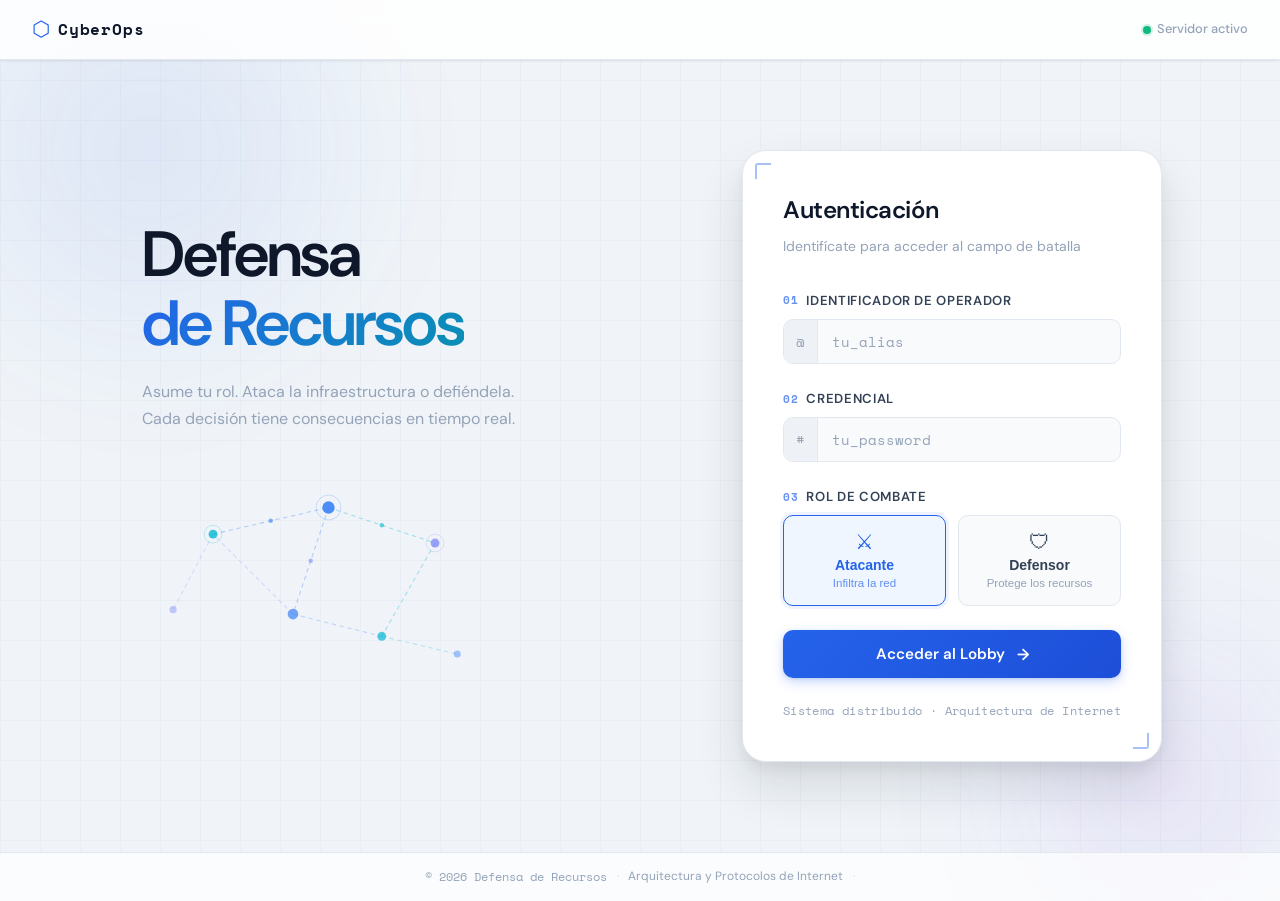
<file: cliente_web_y_juego/servidor_http/static/index.html>
<!DOCTYPE html>
<html lang="es">
<head>
    <meta charset="UTF-8">
    <meta name="viewport" content="width=device-width, initial-scale=1.0">
    <title>CyberOps</title>
    <link rel="preconnect" href="https://fonts.googleapis.com">
    <link rel="preconnect" href="https://fonts.gstatic.com" crossorigin>
    <link href="https://fonts.googleapis.com/css2?family=Space+Mono:wght@400;700&family=DM+Sans:opsz,wght@9..40,300;9..40,400;9..40,500;9..40,600&display=swap" rel="stylesheet">
    <link rel="stylesheet" href="style.css">
</head>
<body>

    <div class="bg-grid" aria-hidden="true"></div>
    <div class="bg-glow bg-glow--1" aria-hidden="true"></div>
    <div class="bg-glow bg-glow--2" aria-hidden="true"></div>

    <!-- NAVBAR -->
    <nav class="navbar">
        <div class="navbar__logo">
            <span class="logo-mark">⬡</span>
            <span class="logo-text">CyberOps</span>
        </div>

        <div class="navbar__status">
            <span class="status-dot status-dot--online"></span>
            <span class="status-label">Servidor activo</span>
        </div>
    </nav>

    <!-- MAIN LAYOUT -->
    <main class="main-layout">

        <!-- LEFT: Branding + stats -->
        <section class="hero-panel">
            <div class="hero-content">
                <h1 class="hero-title">
                    Defensa<br>
                    <em>de Recursos</em>
                </h1>
                <p class="hero-subtitle">
                    Asume tu rol. Ataca la infraestructura o defiéndela.<br>
                    Cada decisión tiene consecuencias en tiempo real.
                </p>

                <!-- Network art -->
                <div class="network-art" aria-hidden="true">
                    <svg viewBox="0 0 420 240" fill="none" xmlns="http://www.w3.org/2000/svg">
                        <line x1="80" y1="70" x2="210" y2="40" stroke="#3B82F6" stroke-width="1.2" stroke-dasharray="5 4" opacity="0.35"/>
                        <line x1="210" y1="40" x2="330" y2="80" stroke="#06B6D4" stroke-width="1.2" stroke-dasharray="5 4" opacity="0.35"/>
                        <line x1="210" y1="40" x2="170" y2="160" stroke="#3B82F6" stroke-width="1.2" stroke-dasharray="5 4" opacity="0.35"/>
                        <line x1="170" y1="160" x2="80" y2="70" stroke="#818CF8" stroke-width="1.2" stroke-dasharray="5 4" opacity="0.28"/>
                        <line x1="330" y1="80" x2="270" y2="185" stroke="#06B6D4" stroke-width="1.2" stroke-dasharray="5 4" opacity="0.35"/>
                        <line x1="170" y1="160" x2="270" y2="185" stroke="#3B82F6" stroke-width="1.2" stroke-dasharray="5 4" opacity="0.28"/>
                        <line x1="80" y1="70" x2="35" y2="155" stroke="#818CF8" stroke-width="1.2" stroke-dasharray="5 4" opacity="0.25"/>
                        <line x1="270" y1="185" x2="355" y2="205" stroke="#06B6D4" stroke-width="1.2" stroke-dasharray="5 4" opacity="0.25"/>
                        <!-- Nodes -->
                        <circle cx="210" cy="40" r="7" fill="#3B82F6" opacity="0.9"/>
                        <circle cx="210" cy="40" r="14" stroke="#3B82F6" stroke-width="1" opacity="0.25" class="pulse-ring"/>
                        <circle cx="80" cy="70" r="5" fill="#06B6D4" opacity="0.8"/>
                        <circle cx="80" cy="70" r="10" stroke="#06B6D4" stroke-width="1" opacity="0.25"/>
                        <circle cx="330" cy="80" r="5" fill="#818CF8" opacity="0.8"/>
                        <circle cx="330" cy="80" r="10" stroke="#818CF8" stroke-width="1" opacity="0.25"/>
                        <circle cx="170" cy="160" r="6" fill="#3B82F6" opacity="0.7"/>
                        <circle cx="270" cy="185" r="5" fill="#06B6D4" opacity="0.7"/>
                        <circle cx="35" cy="155" r="4" fill="#818CF8" opacity="0.45"/>
                        <circle cx="355" cy="205" r="4" fill="#3B82F6" opacity="0.45"/>
                        <!-- Data flow dots -->
                        <circle cx="145" cy="55" r="2.5" fill="#3B82F6" opacity="0.6" class="flow-dot flow-dot--1"/>
                        <circle cx="270" cy="60" r="2.5" fill="#06B6D4" opacity="0.6" class="flow-dot flow-dot--2"/>
                        <circle cx="190" cy="100" r="2.5" fill="#818CF8" opacity="0.6" class="flow-dot flow-dot--3"/>
                    </svg>
                </div>
            </div>
        </section>

        <!-- RIGHT: Login card -->
        <section class="login-panel">
            <div class="login-card">
                <div class="login-card__header">
                    <h2 class="login-title">Autenticación</h2>
                    <p class="login-subtitle">Identifícate para acceder al campo de batalla</p>
                </div>

                <form id="loginForm" action="/login" method="POST" class="login-form">

                    <div class="form-group">
                        <label for="username" class="form-label">
                            <span class="label-num mono">01</span>
                            Identificador de Operador
                        </label>
                        <div class="input-wrapper">
                            <span class="input-prefix">@</span>
                            <input
                                type="text"
                                id="username"
                                name="username"
                                placeholder="tu_alias"
                                required
                                autocomplete="off"
                                class="form-input"
                            >
                        </div>
                    </div>

                    <div class="form-group">
                        <label for="password" class="form-label">
                            <span class="label-num mono">02</span>
                            Credencial
                        </label>
                        <div class="input-wrapper">
                            <span class="input-prefix">#</span>
                            <input
                                type="password"
                                id="password"
                                name="password"
                                placeholder="tu_password"
                                required
                                autocomplete="off"
                                class="form-input"
                            >
                        </div>
                    </div>

                    <div class="form-group">
                        <label class="form-label">
                            <span class="label-num mono">03</span>
                            Rol de Combate
                        </label>
                        <input type="hidden" id="role" name="role" value="atacante">
                        <div class="role-selector" role="group">
                            <button type="button" class="role-btn role-btn--active" data-role="atacante" onclick="selectRole(this)">
                                <span class="role-icon">⚔</span>
                                <span class="role-name">Atacante</span>
                                <span class="role-desc">Infiltra la red</span>
                            </button>
                            <button type="button" class="role-btn" data-role="defensor" onclick="selectRole(this)">
                                <span class="role-icon">🛡</span>
                                <span class="role-name">Defensor</span>
                                <span class="role-desc">Protege los recursos</span>
                            </button>
                        </div>
                    </div>

                    <div id="loginError" style="display:none;color:#B91C1C;background:#FEF2F2;border:1px solid #FECACA;border-radius:10px;padding:0.55rem 0.75rem;font-size:0.82rem;"></div>

                    <button type="button" class="btn-primary" id="loginBtn" onclick="handleLogin()">
                        <span class="btn-text">Acceder al Lobby</span>
                        <span class="btn-arrow">→</span>
                    </button>

                    <p class="login-note mono">
                        Sistema distribuido · Arquitectura de Internet
                    </p>
                </form>

                <div class="card-corner card-corner--tl" aria-hidden="true"></div>
                <div class="card-corner card-corner--br" aria-hidden="true"></div>
            </div>
        </section>

    </main>

    <!-- FOOTER -->
    <footer class="footer">
        <span class="mono footer-copy">© 2026 Defensa de Recursos</span>
        <span class="footer-sep">·</span>
        <span>Arquitectura y Protocolos de Internet</span>
        <span class="footer-sep">·</span>
    </footer>

    <script>
        function selectRole(btn) {
            document.querySelectorAll('.role-btn').forEach(b => b.classList.remove('role-btn--active'));
            btn.classList.add('role-btn--active');
            document.getElementById('role').value = btn.dataset.role;
        }

        function showLoginError(message) {
            const el = document.getElementById('loginError');
            el.textContent = message;
            el.style.display = 'block';
        }

        function clearLoginError() {
            const el = document.getElementById('loginError');
            el.textContent = '';
            el.style.display = 'none';
        }

        function setLoading(loading) {
            const username = document.getElementById('username').value.trim();
            const password = document.getElementById('password').value.trim();
            const btn = document.getElementById('loginBtn');
            if (loading) {
                btn.classList.add('btn--loading');
                btn.querySelector('.btn-text').textContent = 'Conectando...';
                btn.querySelector('.btn-arrow').textContent = '⟳';
            } else {
                btn.classList.remove('btn--loading');
                btn.querySelector('.btn-text').textContent = 'Acceder al Lobby';
                btn.querySelector('.btn-arrow').textContent = '→';
            }

            return { username, password };
        }

        async function handleLogin() {
            const role = document.getElementById('role').value;
            const { username, password } = setLoading(false);

            clearLoginError();
            document.getElementById('username').classList.remove('input-error');
            document.getElementById('password').classList.remove('input-error');

            if (!username || !password) {
                if (!username) document.getElementById('username').classList.add('input-error');
                if (!password) document.getElementById('password').classList.add('input-error');
                showLoginError('Debes ingresar usuario y password.');
                return;
            }

            setLoading(true);
            try {
                const body = new URLSearchParams({ username, password, role });
                const response = await fetch('/login', {
                    method: 'POST',
                    headers: { 'Content-Type': 'application/x-www-form-urlencoded' },
                    body: body.toString()
                });

                const payload = await response.json();
                if (!response.ok || !payload.ok) {
                    showLoginError(payload.error || `Error HTTP ${response.status}`);
                    return;
                }

                sessionStorage.setItem('co_username', payload.username);
                sessionStorage.setItem('co_role', payload.role);
                sessionStorage.setItem('co_session_token', payload.session_token || '');
                window.location.href = 'lobby.html';
            } catch (error) {
                showLoginError('No fue posible conectar con el servidor HTTP.');
            } finally {
                setLoading(false);
            }
        }

        document.getElementById('username').addEventListener('input', function() {
            this.classList.remove('input-error');
            clearLoginError();
        });

        document.getElementById('password').addEventListener('input', function() {
            this.classList.remove('input-error');
            clearLoginError();
        });

        document.getElementById('loginForm').addEventListener('keydown', function(e) {
            if (e.key === 'Enter') {
                e.preventDefault();
                handleLogin();
            }
        });
    </script>
</body>
</html>
</file>
<file: cliente_web_y_juego/servidor_http/static/style.css>
/* =============================================
   CyberOps — Design System
   Light theme · Professional gaming UI
   ============================================= */

/* --- Variables --- */
:root {
    --bg-base:        #F0F4F8;
    --bg-surface:     #FFFFFF;
    --bg-surface-2:   #F8FAFC;
    --bg-muted:       #EEF2F7;

    --accent-blue:    #2563EB;
    --accent-cyan:    #0891B2;
    --accent-purple:  #7C3AED;
    --accent-green:   #059669;

    --accent-blue-light:   #EFF6FF;
    --accent-cyan-light:   #ECFEFF;
    --accent-purple-light: #F5F3FF;
    --accent-green-light:  #ECFDF5;

    --text-primary:   #0F172A;
    --text-secondary: #334155;
    --text-muted:     #94A3B8;

    --border:         #E2E8F0;
    --border-strong:  #CBD5E1;

    --shadow-sm:  0 1px 3px rgba(15,23,42,0.06), 0 1px 2px rgba(15,23,42,0.04);
    --shadow-md:  0 4px 12px rgba(15,23,42,0.08), 0 2px 4px rgba(15,23,42,0.04);
    --shadow-lg:  0 12px 32px rgba(15,23,42,0.10), 0 4px 8px rgba(15,23,42,0.06);
    --shadow-xl:  0 24px 48px rgba(15,23,42,0.12), 0 8px 16px rgba(15,23,42,0.06);

    --radius-sm:  6px;
    --radius-md:  10px;
    --radius-lg:  16px;
    --radius-xl:  24px;
}

/* --- Reset & Base --- */
*, *::before, *::after { box-sizing: border-box; margin: 0; padding: 0; }

html { scroll-behavior: smooth; }

body {
    font-family: 'DM Sans', sans-serif;
    background-color: var(--bg-base);
    color: var(--text-primary);
    min-height: 100vh;
    display: flex;
    flex-direction: column;
    position: relative;
    overflow-x: hidden;
    font-size: 15px;
    line-height: 1.6;
}

.mono { font-family: 'Space Mono', monospace; }

/* --- Background effects --- */
.bg-grid {
    position: fixed;
    inset: 0;
    pointer-events: none;
    z-index: 0;
    background-image:
        linear-gradient(var(--border) 1px, transparent 1px),
        linear-gradient(90deg, var(--border) 1px, transparent 1px);
    background-size: 40px 40px;
    opacity: 0.5;
}

.bg-glow {
    position: fixed;
    pointer-events: none;
    z-index: 0;
    border-radius: 50%;
    filter: blur(80px);
    opacity: 0.12;
}

.bg-glow--1 {
    width: 500px; height: 500px;
    background: radial-gradient(circle, #2563EB, transparent 70%);
    top: -100px; left: -100px;
}

.bg-glow--2 {
    width: 400px; height: 400px;
    background: radial-gradient(circle, #7C3AED, transparent 70%);
    bottom: -80px; right: -80px;
}

/* --- Navbar --- */
.navbar {
    position: sticky;
    top: 0;
    z-index: 100;
    display: flex;
    align-items: center;
    gap: 2rem;
    padding: 0 2rem;
    height: 60px;
    background: rgba(255,255,255,0.85);
    backdrop-filter: blur(12px);
    border-bottom: 1px solid var(--border);
    box-shadow: var(--shadow-sm);
}

.navbar__logo {
    display: flex;
    align-items: center;
    gap: 0.5rem;
    text-decoration: none;
    flex-shrink: 0;
}

.logo-mark {
    color: var(--accent-blue);
    font-size: 1.3rem;
    line-height: 1;
}

.logo-text {
    font-family: 'Space Mono', monospace;
    font-weight: 700;
    font-size: 1rem;
    letter-spacing: 0.05em;
    color: var(--text-primary);
}

.navbar__links {
    display: flex;
    align-items: center;
    gap: 0.25rem;
    flex: 1;
}

.nav-link {
    text-decoration: none;
    color: var(--text-muted);
    font-size: 0.875rem;
    font-weight: 500;
    padding: 0.35rem 0.75rem;
    border-radius: var(--radius-sm);
    transition: color 0.15s, background 0.15s;
}
.nav-link:hover { color: var(--text-primary); background: var(--bg-muted); }
.nav-link--active { color: var(--accent-blue); background: var(--accent-blue-light); }

.navbar__status {
    display: flex;
    align-items: center;
    gap: 0.4rem;
    margin-left: auto;
}

.status-label {
    font-size: 0.8rem;
    color: var(--text-muted);
    font-weight: 500;
}

.status-dot {
    width: 8px; height: 8px;
    border-radius: 50%;
    flex-shrink: 0;
}
.status-dot--online {
    background: #10B981;
    box-shadow: 0 0 0 2px rgba(16,185,129,0.2);
    animation: pulse-dot 2s infinite;
}

@keyframes pulse-dot {
    0%, 100% { box-shadow: 0 0 0 2px rgba(16,185,129,0.2); }
    50%       { box-shadow: 0 0 0 4px rgba(16,185,129,0.1); }
}

/* --- Navbar user (lobby) --- */
.navbar__user {
    display: flex;
    align-items: center;
    gap: 0.75rem;
    margin-left: auto;
}

.user-pill {
    display: flex;
    align-items: center;
    gap: 0.5rem;
    padding: 0.3rem 0.6rem 0.3rem 0.35rem;
    background: var(--bg-surface-2);
    border: 1px solid var(--border);
    border-radius: 999px;
}

.user-avatar {
    width: 26px; height: 26px;
    background: linear-gradient(135deg, var(--accent-blue), var(--accent-cyan));
    border-radius: 50%;
    display: flex;
    align-items: center;
    justify-content: center;
    font-size: 0.65rem;
    font-family: 'Space Mono', monospace;
    font-weight: 700;
    color: white;
    flex-shrink: 0;
}

.user-name {
    font-size: 0.8rem;
    color: var(--text-secondary);
    font-weight: 400;
}

.user-role-tag {
    font-size: 0.7rem;
    font-weight: 600;
    padding: 0.1rem 0.4rem;
    border-radius: 999px;
    background: var(--accent-blue-light);
    color: var(--accent-blue);
    text-transform: uppercase;
    letter-spacing: 0.05em;
}
.user-role-tag--def {
    background: var(--accent-purple-light);
    color: var(--accent-purple);
}

.btn-logout {
    display: flex;
    align-items: center;
    justify-content: center;
    width: 30px; height: 30px;
    border-radius: 50%;
    border: 1px solid var(--border);
    background: var(--bg-surface);
    color: var(--text-muted);
    text-decoration: none;
    font-size: 0.75rem;
    transition: all 0.15s;
    cursor: pointer;
}
.btn-logout:hover {
    background: #FEF2F2;
    border-color: #FCA5A5;
    color: #EF4444;
}

/* ============================================
   LOGIN PAGE
   ============================================ */

.main-layout {
    flex: 1;
    display: grid;
    grid-template-columns: 1fr 1fr;
    min-height: calc(100vh - 60px - 48px);
    position: relative;
    z-index: 1;
}

/* Hero left panel */
.hero-panel {
    display: flex;
    align-items: center;
    justify-content: center;
    padding: 4rem 3rem 4rem 4rem;
}

.hero-content {
    max-width: 480px;
    animation: slideUp 0.6s ease both;
}

.hero-badge {
    display: inline-flex;
    align-items: center;
    gap: 0.5rem;
    font-size: 0.72rem;
    font-weight: 600;
    letter-spacing: 0.08em;
    text-transform: uppercase;
    color: var(--accent-blue);
    background: var(--accent-blue-light);
    border: 1px solid rgba(37,99,235,0.15);
    padding: 0.3rem 0.7rem;
    border-radius: 999px;
    margin-bottom: 1.5rem;
}

.badge-sep { opacity: 0.4; }

.hero-title {
    font-size: clamp(2.8rem, 5vw, 4rem);
    font-weight: 600;
    line-height: 1.08;
    letter-spacing: -0.03em;
    color: var(--text-primary);
    margin-bottom: 1.25rem;
}

.hero-title em {
    font-style: normal;
    background: linear-gradient(135deg, var(--accent-blue) 0%, var(--accent-cyan) 100%);
    -webkit-background-clip: text;
    -webkit-text-fill-color: transparent;
    background-clip: text;
}

.hero-subtitle {
    font-size: 1rem;
    color: var(--text-muted);
    line-height: 1.7;
    margin-bottom: 2.5rem;
}

/* Stats row */
.hero-stats {
    display: flex;
    align-items: center;
    gap: 1.5rem;
    padding: 1.25rem 1.5rem;
    background: var(--bg-surface);
    border: 1px solid var(--border);
    border-radius: var(--radius-lg);
    box-shadow: var(--shadow-sm);
    margin-bottom: 2rem;
}

.stat-item {
    display: flex;
    flex-direction: column;
    gap: 0.15rem;
}

.stat-value {
    font-size: 1.4rem;
    font-weight: 700;
    color: var(--text-primary);
    line-height: 1;
}

.stat-label {
    font-size: 0.72rem;
    color: var(--text-muted);
    text-transform: uppercase;
    letter-spacing: 0.05em;
}

.stat-divider {
    width: 1px;
    height: 36px;
    background: var(--border);
    flex-shrink: 0;
}

/* Network art */
.network-art {
    opacity: 0.85;
    animation: fadeIn 1s ease 0.4s both;
}

.network-art svg { width: 100%; max-width: 380px; }

.pulse-ring {
    animation: pulseRing 2.5s ease-in-out infinite;
    transform-origin: 210px 40px;
}

@keyframes pulseRing {
    0%   { r: 14; opacity: 0.25; }
    50%  { r: 24; opacity: 0.08; }
    100% { r: 14; opacity: 0.25; }
}

/* Login right panel */
.login-panel {
    display: flex;
    align-items: center;
    justify-content: center;
    padding: 4rem 4rem 4rem 3rem;
    position: relative;
}

.login-card {
    width: 100%;
    max-width: 420px;
    background: var(--bg-surface);
    border: 1px solid var(--border);
    border-radius: var(--radius-xl);
    padding: 2.5rem;
    box-shadow: var(--shadow-xl);
    position: relative;
    animation: slideUp 0.6s ease 0.15s both;
}

.login-card__header { margin-bottom: 2rem; }

.login-title {
    font-size: 1.5rem;
    font-weight: 600;
    letter-spacing: -0.02em;
    color: var(--text-primary);
    margin-bottom: 0.35rem;
}

.login-subtitle {
    font-size: 0.875rem;
    color: var(--text-muted);
}

/* Form */
.login-form { display: flex; flex-direction: column; gap: 1.5rem; }

.form-group { display: flex; flex-direction: column; gap: 0.5rem; }

.form-label {
    display: flex;
    align-items: center;
    gap: 0.5rem;
    font-size: 0.82rem;
    font-weight: 600;
    color: var(--text-secondary);
    text-transform: uppercase;
    letter-spacing: 0.05em;
}

.label-num {
    font-size: 0.7rem;
    color: var(--accent-blue);
    opacity: 0.7;
}

.input-wrapper {
    display: flex;
    align-items: center;
    border: 1.5px solid var(--border);
    border-radius: var(--radius-md);
    background: var(--bg-surface-2);
    transition: border-color 0.15s, box-shadow 0.15s;
    overflow: hidden;
}

.input-wrapper:focus-within {
    border-color: var(--accent-blue);
    box-shadow: 0 0 0 3px rgba(37,99,235,0.08);
    background: var(--bg-surface);
}

.input-prefix {
    padding: 0 0.75rem;
    font-family: 'Space Mono', monospace;
    font-size: 0.9rem;
    color: var(--text-muted);
    background: var(--bg-muted);
    border-right: 1.5px solid var(--border);
    align-self: stretch;
    display: flex;
    align-items: center;
    flex-shrink: 0;
}

.form-input {
    flex: 1;
    padding: 0.7rem 0.9rem;
    border: none;
    background: transparent;
    color: var(--text-primary);
    font-family: 'Space Mono', monospace;
    font-size: 0.875rem;
    outline: none;
}

.form-input::placeholder { color: var(--text-muted); }

.form-input.input-error { color: #EF4444; }
.input-wrapper:has(.input-error) {
    border-color: #EF4444;
    box-shadow: 0 0 0 3px rgba(239,68,68,0.08);
}

/* Role selector */
.role-selector {
    display: grid;
    grid-template-columns: 1fr 1fr;
    gap: 0.75rem;
}

.role-btn {
    display: flex;
    flex-direction: column;
    align-items: center;
    gap: 0.25rem;
    padding: 1rem 0.75rem;
    border: 1.5px solid var(--border);
    border-radius: var(--radius-md);
    background: var(--bg-surface-2);
    cursor: pointer;
    transition: all 0.15s;
    color: var(--text-secondary);
}

.role-btn:hover {
    border-color: var(--accent-blue);
    background: var(--accent-blue-light);
}

.role-btn--active {
    border-color: var(--accent-blue);
    background: var(--accent-blue-light);
    color: var(--accent-blue);
    box-shadow: 0 0 0 3px rgba(37,99,235,0.08);
}

.role-icon { font-size: 1.3rem; line-height: 1; }
.role-name { font-size: 0.875rem; font-weight: 600; }
.role-desc { font-size: 0.72rem; color: var(--text-muted); }
.role-btn--active .role-desc { color: rgba(37,99,235,0.7); }

/* Buttons */
.btn-primary {
    display: flex;
    align-items: center;
    justify-content: center;
    gap: 0.75rem;
    width: 100%;
    padding: 0.85rem 1.5rem;
    background: linear-gradient(135deg, var(--accent-blue) 0%, #1D4ED8 100%);
    color: white;
    border: none;
    border-radius: var(--radius-md);
    font-family: 'DM Sans', sans-serif;
    font-size: 0.95rem;
    font-weight: 600;
    cursor: pointer;
    transition: all 0.2s;
    box-shadow: 0 4px 12px rgba(37,99,235,0.25), 0 1px 3px rgba(37,99,235,0.15);
}

.btn-primary:hover {
    transform: translateY(-1px);
    box-shadow: 0 8px 20px rgba(37,99,235,0.3), 0 2px 6px rgba(37,99,235,0.15);
}

.btn-primary:active { transform: translateY(0); }

.btn-primary.btn--loading {
    opacity: 0.85;
    pointer-events: none;
}

.btn-arrow {
    font-size: 1rem;
    transition: transform 0.2s;
}

.btn-primary:hover .btn-arrow { transform: translateX(3px); }

.login-note {
    text-align: center;
    font-size: 0.72rem;
    color: var(--text-muted);
    letter-spacing: 0.03em;
}

/* Card corner decorations */
.card-corner {
    position: absolute;
    width: 16px; height: 16px;
    border-color: var(--accent-blue);
    border-style: solid;
    opacity: 0.4;
}
.card-corner--tl {
    top: 12px; left: 12px;
    border-width: 2px 0 0 2px;
    border-radius: 3px 0 0 0;
}
.card-corner--br {
    bottom: 12px; right: 12px;
    border-width: 0 2px 2px 0;
    border-radius: 0 0 3px 0;
}

/* ============================================
   LOBBY PAGE
   ============================================ */

.lobby-main {
    flex: 1;
    max-width: 1200px;
    width: 100%;
    margin: 0 auto;
    padding: 2rem 2rem 3rem;
    position: relative;
    z-index: 1;
}

.page-header {
    display: flex;
    align-items: flex-end;
    justify-content: space-between;
    margin-bottom: 1.75rem;
    animation: slideUp 0.5s ease both;
}

.page-title {
    font-size: 2rem;
    font-weight: 600;
    letter-spacing: -0.03em;
    color: var(--text-primary);
    margin-bottom: 0.3rem;
}

.page-subtitle {
    font-size: 0.9rem;
    color: var(--text-muted);
}

.sys-status {
    display: flex;
    align-items: center;
    gap: 0.5rem;
    padding: 0.4rem 0.75rem;
    border: 1px solid var(--border);
    border-radius: 999px;
    background: var(--bg-surface);
}

/* Dashboard cards */
.dashboard-grid {
    display: grid;
    grid-template-columns: repeat(4, 1fr);
    gap: 1rem;
    margin-bottom: 1.75rem;
    animation: slideUp 0.5s ease 0.1s both;
}

.dash-card {
    display: flex;
    align-items: center;
    gap: 1rem;
    padding: 1.1rem 1.25rem;
    background: var(--bg-surface);
    border: 1px solid var(--border);
    border-radius: var(--radius-lg);
    box-shadow: var(--shadow-sm);
    transition: transform 0.15s, box-shadow 0.15s;
}

.dash-card:hover {
    transform: translateY(-2px);
    box-shadow: var(--shadow-md);
}

.dash-card__icon {
    font-size: 1.1rem;
    width: 38px; height: 38px;
    display: flex;
    align-items: center;
    justify-content: center;
    border-radius: var(--radius-md);
    flex-shrink: 0;
}

.dash-card--blue .dash-card__icon  { background: var(--accent-blue-light);   color: var(--accent-blue);   }
.dash-card--cyan .dash-card__icon  { background: var(--accent-cyan-light);    color: var(--accent-cyan);   }
.dash-card--purple .dash-card__icon{ background: var(--accent-purple-light);  color: var(--accent-purple); }
.dash-card--green .dash-card__icon { background: var(--accent-green-light);   color: var(--accent-green);  }

.dash-card__value {
    font-size: 1.4rem;
    font-weight: 700;
    line-height: 1;
    color: var(--text-primary);
}

.dash-card__label {
    font-size: 0.72rem;
    color: var(--text-muted);
    text-transform: uppercase;
    letter-spacing: 0.04em;
    margin-top: 0.15rem;
}

/* Lobby two-column grid */
.lobby-grid {
    display: grid;
    grid-template-columns: 1fr 360px;
    gap: 1.25rem;
    animation: slideUp 0.5s ease 0.2s both;
}

.lobby-section {
    background: var(--bg-surface);
    border: 1px solid var(--border);
    border-radius: var(--radius-lg);
    padding: 1.5rem;
    box-shadow: var(--shadow-sm);
    display: flex;
    flex-direction: column;
    gap: 1.25rem;
}

.section-header {
    display: flex;
    align-items: center;
    justify-content: space-between;
}

.section-title {
    display: flex;
    align-items: center;
    gap: 0.6rem;
    font-size: 1rem;
    font-weight: 600;
    color: var(--text-primary);
}

.section-title__indicator {
    width: 10px; height: 10px;
    border-radius: 50%;
    background: var(--accent-blue);
    flex-shrink: 0;
}
.section-title__indicator--purple { background: var(--accent-purple); }

.btn-icon {
    display: flex;
    align-items: center;
    gap: 0.35rem;
    padding: 0.35rem 0.7rem;
    border: 1px solid var(--border);
    border-radius: var(--radius-sm);
    background: var(--bg-surface-2);
    color: var(--text-muted);
    font-size: 0.8rem;
    font-family: 'DM Sans', sans-serif;
    cursor: pointer;
    transition: all 0.15s;
}
.btn-icon:hover {
    border-color: var(--accent-blue);
    color: var(--accent-blue);
    background: var(--accent-blue-light);
}

/* Rooms list */
.rooms-list { display: flex; flex-direction: column; gap: 0.75rem; }

.room-card {
    display: flex;
    align-items: center;
    justify-content: space-between;
    padding: 1rem 1.1rem;
    border: 1.5px solid var(--border);
    border-radius: var(--radius-md);
    background: var(--bg-surface-2);
    transition: all 0.15s;
}

.room-card:hover:not(.room-card--full) {
    border-color: var(--accent-blue);
    background: var(--accent-blue-light);
    box-shadow: var(--shadow-sm);
}

.room-card--full { opacity: 0.7; }

.room-card__left {
    display: flex;
    align-items: center;
    gap: 1rem;
}

.room-id {
    font-size: 0.8rem;
    font-weight: 700;
    color: var(--accent-blue);
    background: var(--accent-blue-light);
    padding: 0.2rem 0.5rem;
    border-radius: var(--radius-sm);
    flex-shrink: 0;
}

.room-name {
    font-size: 0.9rem;
    font-weight: 600;
    color: var(--text-primary);
    display: block;
    margin-bottom: 0.25rem;
}

.room-meta {
    display: flex;
    align-items: center;
    gap: 0.75rem;
}

.room-status {
    font-size: 0.72rem;
    font-weight: 600;
    letter-spacing: 0.03em;
}
.room-status--waiting { color: #F59E0B; }
.room-status--active  { color: var(--accent-green); }

.room-players {
    font-size: 0.75rem;
    color: var(--text-muted);
    font-family: 'Space Mono', monospace;
}
.room-players__filled { color: var(--text-secondary); font-weight: 700; }
.room-players__sep { opacity: 0.4; }

.room-card__right {
    display: flex;
    align-items: center;
    gap: 0.75rem;
    flex-shrink: 0;
}

.room-roles {
    display: flex;
    gap: 0.3rem;
}

.role-slot {
    width: 26px; height: 26px;
    display: flex;
    align-items: center;
    justify-content: center;
    font-size: 0.8rem;
    border-radius: var(--radius-sm);
    border: 1px solid var(--border);
}
.role-slot--taken { background: var(--bg-muted); opacity: 0.5; }
.role-slot--open  { background: var(--accent-blue-light); border-color: rgba(37,99,235,0.2); }

.btn-join {
    padding: 0.45rem 0.9rem;
    background: var(--accent-blue);
    color: white;
    border: none;
    border-radius: var(--radius-sm);
    font-family: 'DM Sans', sans-serif;
    font-size: 0.8rem;
    font-weight: 600;
    cursor: pointer;
    transition: all 0.15s;
    white-space: nowrap;
}
.btn-join:hover {
    background: #1D4ED8;
    transform: translateY(-1px);
    box-shadow: 0 4px 10px rgba(37,99,235,0.2);
}

.btn-join--disabled, .btn-join:disabled {
    background: var(--bg-muted);
    color: var(--text-muted);
    cursor: not-allowed;
    transform: none;
    box-shadow: none;
}

.btn-create {
    width: 100%;
    padding: 0.8rem;
    border: 1.5px dashed var(--border-strong);
    border-radius: var(--radius-md);
    background: transparent;
    color: var(--text-muted);
    font-family: 'DM Sans', sans-serif;
    font-size: 0.875rem;
    font-weight: 500;
    cursor: pointer;
    transition: all 0.15s;
    margin-top: auto;
}
.btn-create:hover {
    border-color: var(--accent-blue);
    color: var(--accent-blue);
    background: var(--accent-blue-light);
}

/* Profile card */
.profile-card {
    display: flex;
    align-items: center;
    gap: 1rem;
    padding: 1.1rem;
    background: linear-gradient(135deg, var(--accent-blue-light) 0%, var(--accent-purple-light) 100%);
    border: 1px solid rgba(37,99,235,0.15);
    border-radius: var(--radius-md);
}

.profile-avatar {
    position: relative;
    width: 50px; height: 50px;
    flex-shrink: 0;
}

.profile-avatar span {
    width: 50px; height: 50px;
    display: flex;
    align-items: center;
    justify-content: center;
    background: linear-gradient(135deg, var(--accent-blue), var(--accent-cyan));
    border-radius: 50%;
    font-family: 'Space Mono', monospace;
    font-size: 0.85rem;
    font-weight: 700;
    color: white;
    position: relative;
    z-index: 1;
}

.profile-avatar__ring {
    position: absolute;
    inset: -3px;
    border-radius: 50%;
    border: 2px solid transparent;
    background: linear-gradient(135deg, var(--accent-blue), var(--accent-purple)) border-box;
    -webkit-mask: linear-gradient(#fff 0 0) padding-box, linear-gradient(#fff 0 0);
    -webkit-mask-composite: destination-out;
    mask-composite: exclude;
}

.profile-name {
    font-size: 0.95rem;
    font-weight: 700;
    color: var(--text-primary);
    margin-bottom: 0.3rem;
}

.profile-role {
    display: inline-flex;
    align-items: center;
    gap: 0.3rem;
    font-size: 0.75rem;
    font-weight: 600;
    padding: 0.15rem 0.5rem;
    background: var(--accent-blue);
    color: white;
    border-radius: 999px;
}

.role-icon-sm { font-size: 0.75rem; }

/* Stats grid */
.stats-grid {
    display: grid;
    grid-template-columns: 1fr 1fr;
    gap: 0.75rem;
}

.stat-block {
    display: flex;
    flex-direction: column;
    gap: 0.2rem;
    padding: 0.75rem;
    background: var(--bg-surface-2);
    border: 1px solid var(--border);
    border-radius: var(--radius-md);
}

.stat-block__value {
    font-size: 1.2rem;
    font-weight: 700;
    color: var(--text-primary);
}

.stat-block__label {
    font-size: 0.68rem;
    color: var(--text-muted);
    text-transform: uppercase;
    letter-spacing: 0.04em;
}

/* Server panel */
.server-panel {
    border: 1px solid var(--border);
    border-radius: var(--radius-md);
    overflow: hidden;
}

.server-panel__header {
    padding: 0.6rem 0.9rem;
    background: var(--bg-muted);
    border-bottom: 1px solid var(--border);
}

.server-panel__title {
    font-size: 0.72rem;
    color: var(--text-muted);
    text-transform: uppercase;
    letter-spacing: 0.06em;
}

.server-info-list { padding: 0.25rem 0; }

.server-info-row {
    display: flex;
    align-items: center;
    justify-content: space-between;
    padding: 0.5rem 0.9rem;
}

.server-info-row + .server-info-row {
    border-top: 1px solid var(--border);
}

.server-info-row__label {
    font-size: 0.8rem;
    color: var(--text-muted);
}

.server-info-row__value {
    display: flex;
    align-items: center;
    gap: 0.35rem;
    font-size: 0.8rem;
    font-weight: 600;
    color: var(--text-secondary);
}

.btn-logout-full {
    display: block;
    text-align: center;
    padding: 0.65rem;
    border: 1px solid var(--border);
    border-radius: var(--radius-md);
    color: var(--text-muted);
    text-decoration: none;
    font-size: 0.85rem;
    font-weight: 500;
    transition: all 0.15s;
    margin-top: auto;
}

.btn-logout-full:hover {
    background: #FEF2F2;
    border-color: #FCA5A5;
    color: #EF4444;
}

/* ============================================
   MODAL
   ============================================ */

.modal-overlay {
    position: fixed;
    inset: 0;
    background: rgba(15,23,42,0.4);
    backdrop-filter: blur(4px);
    z-index: 200;
    display: flex;
    align-items: center;
    justify-content: center;
    animation: fadeIn 0.2s ease;
}

.modal-card {
    background: var(--bg-surface);
    border: 1px solid var(--border);
    border-radius: var(--radius-xl);
    padding: 2rem;
    width: 90%;
    max-width: 400px;
    box-shadow: var(--shadow-xl);
    animation: slideUp 0.25s ease;
}

.modal-card__header {
    display: flex;
    align-items: center;
    justify-content: space-between;
    margin-bottom: 1rem;
}

.modal-title {
    font-size: 1.1rem;
    font-weight: 600;
    color: var(--text-primary);
}

.modal-close {
    width: 28px; height: 28px;
    border: 1px solid var(--border);
    border-radius: 50%;
    background: var(--bg-surface-2);
    color: var(--text-muted);
    cursor: pointer;
    font-size: 0.7rem;
    display: flex;
    align-items: center;
    justify-content: center;
    transition: all 0.15s;
}
.modal-close:hover { background: #FEF2F2; color: #EF4444; border-color: #FCA5A5; }

.modal-body {
    font-size: 0.9rem;
    color: var(--text-secondary);
    line-height: 1.65;
    margin-bottom: 1.5rem;
}

.modal-actions {
    display: flex;
    gap: 0.75rem;
    justify-content: flex-end;
}

.btn-ghost {
    padding: 0.6rem 1.1rem;
    border: 1px solid var(--border);
    border-radius: var(--radius-sm);
    background: transparent;
    color: var(--text-muted);
    font-family: 'DM Sans', sans-serif;
    font-size: 0.875rem;
    cursor: pointer;
    transition: all 0.15s;
}
.btn-ghost:hover { background: var(--bg-muted); color: var(--text-secondary); }

.modal-confirm {
    width: auto;
    padding: 0.6rem 1.25rem;
}

/* ============================================
   FOOTER
   ============================================ */

.footer {
    position: relative;
    z-index: 1;
    display: flex;
    align-items: center;
    justify-content: center;
    gap: 0.6rem;
    padding: 0.9rem 2rem;
    border-top: 1px solid var(--border);
    background: rgba(255,255,255,0.7);
    backdrop-filter: blur(8px);
    font-size: 0.75rem;
    color: var(--text-muted);
    flex-wrap: wrap;
}

.footer-copy { font-weight: 400; }
.footer-sep { opacity: 0.4; }

/* ============================================
   ANIMATIONS
   ============================================ */

@keyframes slideUp {
    from { opacity: 0; transform: translateY(18px); }
    to   { opacity: 1; transform: translateY(0); }
}

@keyframes fadeIn {
    from { opacity: 0; }
    to   { opacity: 1; }
}

@keyframes spin {
    to { transform: rotate(360deg); }
}

/* ============================================
   RESPONSIVE
   ============================================ */

@media (max-width: 1024px) {
    .dashboard-grid { grid-template-columns: repeat(2, 1fr); }
    .lobby-grid { grid-template-columns: 1fr; }
}

@media (max-width: 768px) {
    .main-layout { grid-template-columns: 1fr; }
    .hero-panel { padding: 2rem; border-bottom: 1px solid var(--border); }
    .login-panel { padding: 2rem; }
    .hero-title { font-size: 2.5rem; }
    .network-art { display: none; }
    .navbar__links { display: none; }
    .dashboard-grid { grid-template-columns: repeat(2, 1fr); }
    .lobby-main { padding: 1.25rem; }
}

@media (max-width: 480px) {
    .dashboard-grid { grid-template-columns: 1fr 1fr; }
    .stats-grid { grid-template-columns: 1fr 1fr; }
    .role-selector { grid-template-columns: 1fr 1fr; }
    .footer { gap: 0.3rem; font-size: 0.68rem; }
}
</file>
